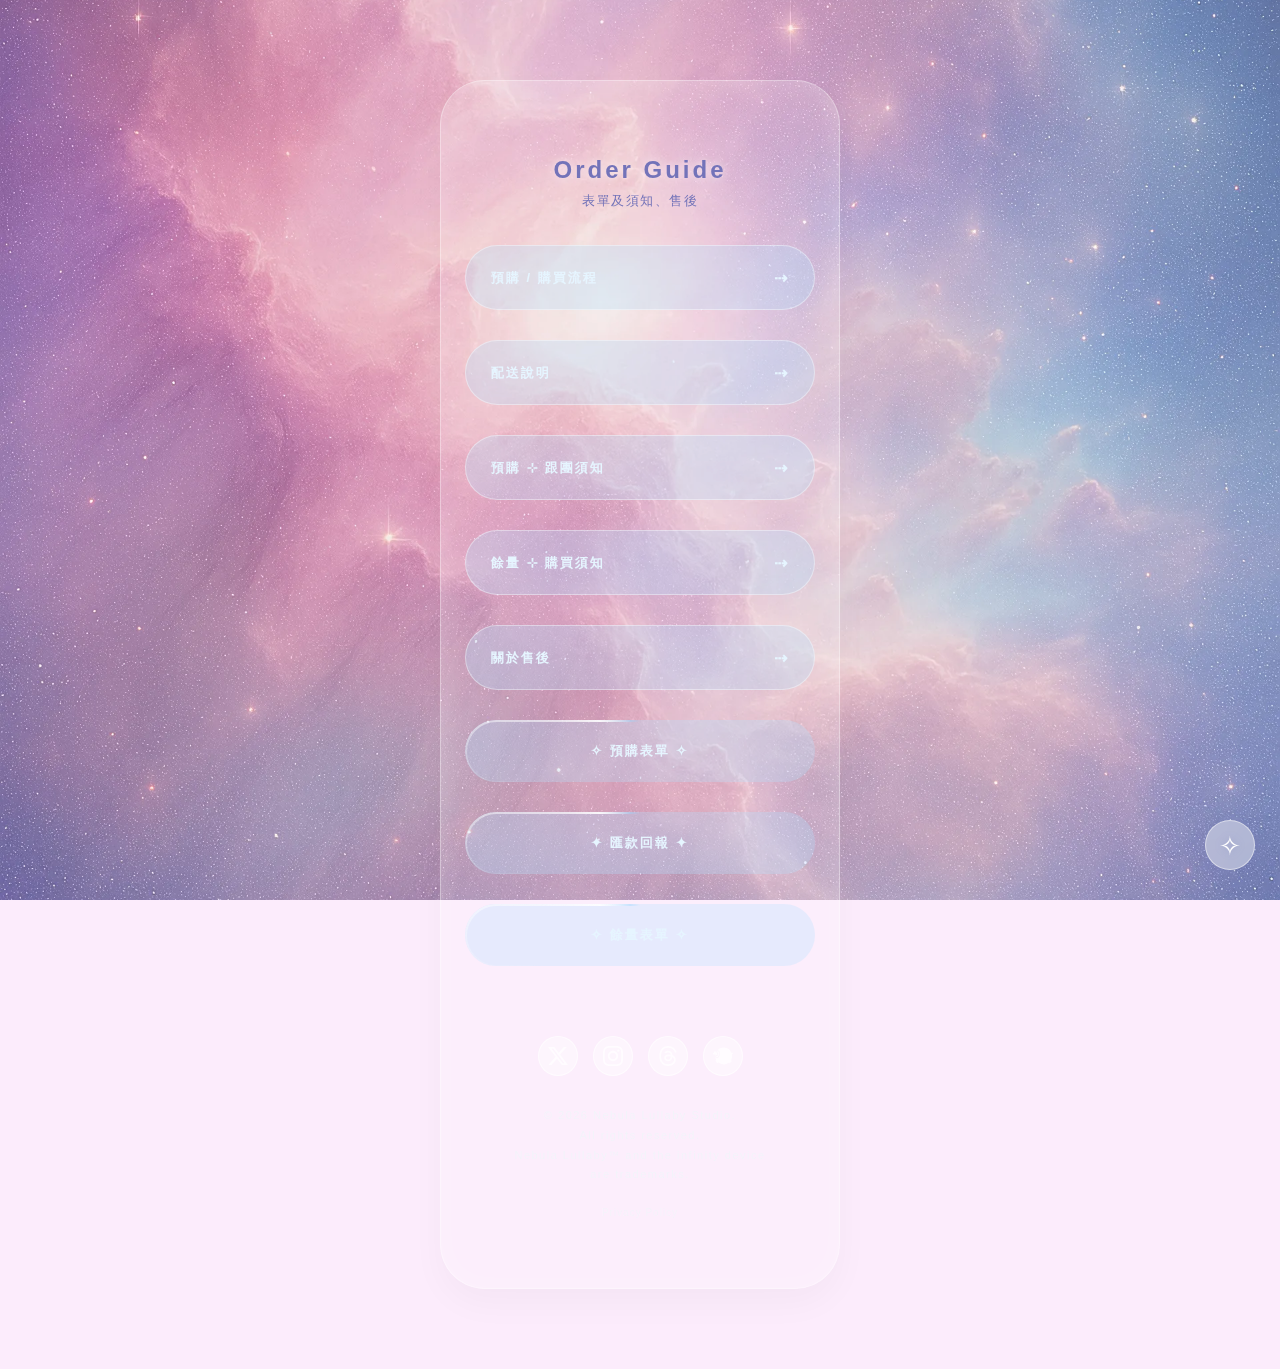
<file: guide.html>
<!DOCTYPE html>
<html class="theme-light" lang="zh-Hant">
<head>
    <meta charset="utf-8">
    <meta name="viewport" content="width=device-width, initial-scale=1">
    <title>Order Guide | Nebula Lullaby Studio ⋆ 星雲搖籃曲</title>
    <link rel="icon" type="image/x-icon" href="images/avatar.png">

        <meta name="description" content="Nebula Lullaby Studio ⋆ 星雲搖籃曲  香港原創棉花娃衣工作室。10cm / 15cm / 20cm娃衣購買指南與預購、餘量連結。">

    <meta name="keywords" content="Nebula Lullaby Studio, 星雲搖籃曲, 香港原創棉花娃衣, 娃衣工作室, 20cm棉花娃衣, 10cm棉花娃衣, 15cm棉花娃衣">

    <link rel="canonical" href="https://nebulalullaby.studio/guide.html">

    <meta property="og:type" content="website">
    <meta property="og:url" content="https://nebulalullaby.studio/guide.html">
    <meta property="og:title" content="Nebula Lullaby Studio ⋆ 星雲搖籃曲 Order Guide">
    <meta property="og:description" content="關於預購及餘量">
    <meta property="og:image" content="https://nebulalullaby.studio/images/og-m.png">

    <meta name="author" content="Nebula Lullaby Studio ⋆ 星雲搖籃曲">

    <!-- Stylesheets -->
    <link rel="stylesheet" href="css/reset.css">
    <link rel="stylesheet" href="css/style.css">
    <link rel="stylesheet" href="css/brands.css">
</head>
<body>
    <div class="container">

        <h1 class="wish-page-h1">Order Guide</h1>
        <p style="margin-bottom: 35px; color: #7373B9;">表單及須知、售後</p>

        <!-- Q&A 摺疊區塊 -->
        <div class="guide-sections">
            
            <!-- 問題 1 -->
            <div class="year-section">
                <button class="year-toggle" onclick="toggleYear('guide1')">
                    <span>預購 / 購買流程</span>
                    <span class="arrow" style="transform: rotate(-90deg);">⇣</span>
                </button>
                <div id="guide1" class="year-content hidden">
                    <div class="guide-text">
                        預購：<br>
                        1. 於預購期間填寫預購表單。<br>
                        2. 收到預購匯款通知郵件後，於匯款期限內完成匯款，並填寫匯款回報表單。<br>
                        3. 收到二補匯款通知郵件後，於匯款期限內完成匯款，並填寫匯款回報表單。<br>
                        4. 等侯配送。<br>
<br>
                        　　　☾⋆. ɴᴇʙᴜʟᴀ ʟᴜʟʟᴀʙʏ ꜱᴛᴜᴅɪᴏ .⭑<br>
<br>
                        購買：<br>
                        1. 填寫餘量表單。<br>
                        2. 收到購買確認郵件後，於匯款期限內完成匯款，並填寫匯款回報表單。<br>
                        3. 等侯配送。
                    </div>
                </div>
            </div>

            <!-- 問題 2 -->
            <div class="year-section">
                <button class="year-toggle" onclick="toggleYear('guide2')">
                    <span>配送說明</span>
                    <span class="arrow" style="transform: rotate(-90deg);">⇣</span>
                </button>
                <div id="guide2" class="year-content hidden">
                    <div class="guide-text">
                        商品會以順豐到付配送，不提供面交、自取、平郵。<br>
                        如需其他配送方式，可於填表時備註，注意並非一定能配合。<br>
                        順豐配送方式及收費請自行至順豐官網查閱。<br>
                        預購視工期而定；餘量將於 3-5 個工作天內發出。
                    </div>
                </div>
            </div>

            <!-- 問題 3 -->
            <div class="year-section">
                <button class="year-toggle" onclick="toggleYear('guide3')">
                    <span>預購 ⊹ 跟團須知</span>
                    <span class="arrow" style="transform: rotate(-90deg);">⇣</span>
                </button>
                <div id="guide3" class="year-content hidden">
                    <div class="guide-text">
                        ⊹ 跟團等於預購。<br>
                        ⊹ 預購表單為正式開團的表單，填表即代表已詳閱並同意【跟團須知】 & 【關於售後】，等同確定跟團。<br>
                        ⊹ 從製作大貨到包裝出貨，最少需時 5 個月。如遇廠方特殊情況製作可能會延期，請考慮可接受再填表。<br>
                        ⊹ 會跟進更新大貨工期與進度，有進度記錄表可供追蹤 / 進度群可自由參與。恕不逐一通知。<br>
                        ⊹ 成團後會通知匯款。<br>
                        ⊹ 預購匯款需先付商品本體全款金額，廠方出貨後，會通知全團攤分工廠到港運費（二補）。<br>
                        ⊹ 二補不含香港本地配送費用。<br>
                        ⊹ 除非意外流團否則無法退款。<br>
                        ⊹ 不接受棄單、不代為轉單，否則作黑名單公佈。請謹慎填表。<br>
                        ⊹ 如二補後閣下填表所留的聯絡方式均無法聯絡閣下，商品會從聯絡當天起保留 7 天，7 天後每天收取 $10HKD 行政費再次保留到達 7 天仍無主動聯絡，商品掉落餘量並且不會退款。<br>
<br>
                        　　　☾⋆. ɴᴇʙᴜʟᴀ ʟᴜʟʟᴀʙʏ ꜱᴛᴜᴅɪᴏ .⭑<br>
<br>
                        ⊹ 只接受成年人購買。<br>
                        ⊹ 請由填表本人匯款，禁止他人代付。<br>
                        ⊹ 不接受支票及信用卡。<br>
                        ⊹ 匯款期限內未匯款，作黑名單公佈。<br>
                        ⊹ 商品會以順豐到付配送，不提供面交、自取、平郵。如需其他配送方式，可於填表時備註，注意並非一定能配合。順豐配送方式及收費請自行至順豐官網查閱。<br>
                        ⊹ 商品匯款通知 / 二補通知 / 商品配送通知，將會寄信至填表時使用的電郵。如於公告已電郵通知後仍未收到電郵，請檢查電郵的垃圾信件匣。<br>
                        ⊹ 跟團名單 / 匯款確認 / 配送狀態，會在進度記錄表更新。如兩天內仍無閣下的更新或發現問題，請盡快IG DM聯絡。<br>
                        ⊹ Nebula Lullaby Studio保留接受訂單與否、修改條款及取消交易之最終權利。如有任何爭議，將以我方之紀錄及最終解釋為準。
                    </div>
                </div>
            </div>

            <!-- 問題 4 -->
            <div class="year-section">
                <button class="year-toggle" onclick="toggleYear('guide4')">
                    <span>餘量 ⊹ 購買須知</span>
                    <span class="arrow" style="transform: rotate(-90deg);">⇣</span>
                </button>
                <div id="guide4" class="year-content hidden">
                    <div class="guide-text">
                        ⊹ 餘量等於現貨。<br>
                        ⊹ 餘量表單為購買表單，填表即代表已詳閱並同意【購買須知】 & 【關於售後】，等同確定購買。<br>
                        ⊹ 填表後會通知匯款。<br>
                        ⊹ 商品金額不含香港本地配送費用。<br>
                        ⊹ 不接受棄單、退款，否則作黑名單公佈。請謹慎填表。<br>
<br>
                        　　　☾⋆. ɴᴇʙᴜʟᴀ ʟᴜʟʟᴀʙʏ ꜱᴛᴜᴅɪᴏ .⭑<br>
<br>
                        ⊹ 只接受成年人購買。<br>
                        ⊹ 請由填表本人匯款，禁止他人代付。<br>
                        ⊹ 不接受支票及信用卡。<br>
                        ⊹ 匯款期限內未匯款，作黑名單公佈。<br>
                        ⊹ 商品會以順豐到付配送，不提供面交、自取、平郵。如需其他配送方式，可於填表時備註，注意並非一定能配合。順豐配送方式及收費請自行至順豐官網查閱。<br>
                        ⊹ 商品匯款通知 / 商品配送通知，將會寄信至填表時使用的電郵。如於公告已電郵通知後仍未收到電郵，請檢查電郵的垃圾信件匣。<br>
                        ⊹ Nebula Lullaby Studio保留接受訂單與否、修改條款及取消交易之最終權利。如有任何爭議，將以我方之紀錄及最終解釋為準。
                    </div>
                </div>
            </div>

            <!-- 問題 5 -->
            <div class="year-section">
                <button class="year-toggle" onclick="toggleYear('guide5')">
                    <span>關於售後</span>
                    <span class="arrow" style="transform: rotate(-90deg);">⇣</span>
                </button>
                <div id="guide5" class="year-content hidden">
                    <div class="guide-text">
                        出貨前會檢查是否存在明顯瑕疵、缺件。<br>
                        由於只接受簽收後 5 天內，提供完整開箱 / 拆封影片要求售後，為保障權益謹請錄影。<br>
<br>
                        售後影片要求如下：<br>
                        ⊹ 影片畫質清晰無剪接<br>
                        ⊹ 從完整配送包裝開始錄影<br>
                        ⊹ 拆封前需先展示包裝完整無損<br>
                        ⊹ 一切拆封檢查均不可離開畫面<br>
                        ⊹ 在影片中指出瑕疵 / 缺件問題<br>
<br>
                        如經判定為瑕疵，只能有限度退換，不作退款。<br>
                        瑕疵合理性由Nebula Lullaby Studio與工廠方判定。<br>
                        無影片證明、影片有取巧等可疑，我方有權拒絕售後。<br>
<br>
                        非瑕疵情況：<br>
                        娃衣為半人工製作，出現誤差、線頭、灰塵、殘膠、可清潔污漬、不合娃體體型、左右裝飾不對稱、雷射切割留下的黃色/燒焦痕跡、縫線輕微歪斜、服裝上的裝飾位置與樣品照有些許差距、縫線鬆弛、針孔拉大等，無法進行售後服務。
組裝裝飾品的黏膠、縫線掉落、扣子掉落時無法視為瑕疵。
                    </div>
                </div>
            </div>

                 <a class="button special-btn" href="XXXX.html" target="_blank" rel="noopener" role="button">✧ 預購表單 ✧</a>
                 <a class="button special-btn" href="XXXX.html" target="_blank" rel="noopener" role="button">✦ 匯款回報 ✦</a>
                 <a class="button special-btn" target="_blank" rel="noopener" role="button">✧ 餘量表單 ✧</a>
            
        </div>

<footer class="footer">
    <!-- 社交媒體小圓按鈕區 -->
    <div class="social-icons-row">
        <a href="X" class="social-circle" target="_blank" rel="noopener noreferrer"><img class="social-icon-img" src="images/icons/x.svg" alt="X Logo"></a>
        <a href="Instagram" class="social-circle" target="_blank" rel="noopener noreferrer"><img class="social-icon-img" src="images/icons/instagram.svg" alt="Instagram Logo"></a>
        <a href="Threads" class="social-circle" target="_blank" rel="noopener noreferrer"><img class="social-icon-img" src="images/icons/threads.svg" alt="Threads Logo"></a>
        <a href="Plurk" class="social-circle" target="_blank" rel="noopener noreferrer"><img class="social-icon-img" src="images/icons/plurk.svg" alt="Plurk Logo"></a>
      <!-- 如果還有其他社群可以繼續加 -->
    </div>
    
    <p class="copyright" style="line-height: 1.8;">
        © 2026 Nebula Lullaby Studio.<br>All rights reserved.<br>
        Nebula Lullaby&trade; and the infinity device<br>are trademarks.
    </p>
    <br><a href="privacy.html" class="privacy-link">Privacy Policy</a>
</footer>
    </div>

    <!-- 延用 Collection 的 JavaScript 邏輯 -->
    <script>
    function toggleYear(id) {
        const content = document.getElementById(id);
        const btn = event.currentTarget;
        const arrow = btn.querySelector('.arrow');
        
        content.classList.toggle('hidden');
        btn.classList.toggle('active-year');
        
        if (content.classList.contains('hidden')) {
            arrow.style.transform = 'rotate(-90deg)';
        } else {
            arrow.style.transform = 'rotate(0deg)';
        }
    }
    </script>

    <!-- 1. 懸浮選單按鈕 -->
<div class="fab-wrapper">
    <!-- 平時只顯示一個星雲符號 -->
    <button class="fab-main" onclick="toggleFab()">
        <span class="fab-icon">✧</span>
    </button>
    
    <!-- 展開後的菜單 -->
    <div class="fab-menu" id="fabMenu">
        <a href="index.html" class="fab-item">Home</a>
        <a href="guide.html" class="fab-item">Order Guide</a>
        <a href="collection.html" class="fab-item">The Archive</a>
        <a href="wish.html" class="fab-item">Make a Wish</a>
    </div>
</div>

<script>
    // 雖然這頁沒有 toggleYear，但我們要這段來讓選單彈出來
    function toggleFab() {
        const menu = document.getElementById('fabMenu');
        menu.classList.toggle('show');
        
        // 讓主按鈕點擊時旋轉一下 (變換為 × 的感覺)
        const mainBtn = document.querySelector('.fab-main');
        if(menu.classList.contains('show')) {
            mainBtn.style.transform = 'rotate(45deg) scale(1.1)';
        } else {
            mainBtn.style.transform = 'rotate(0) scale(1)';
        }
    }
</script>
    
</body>
</html>
</file>
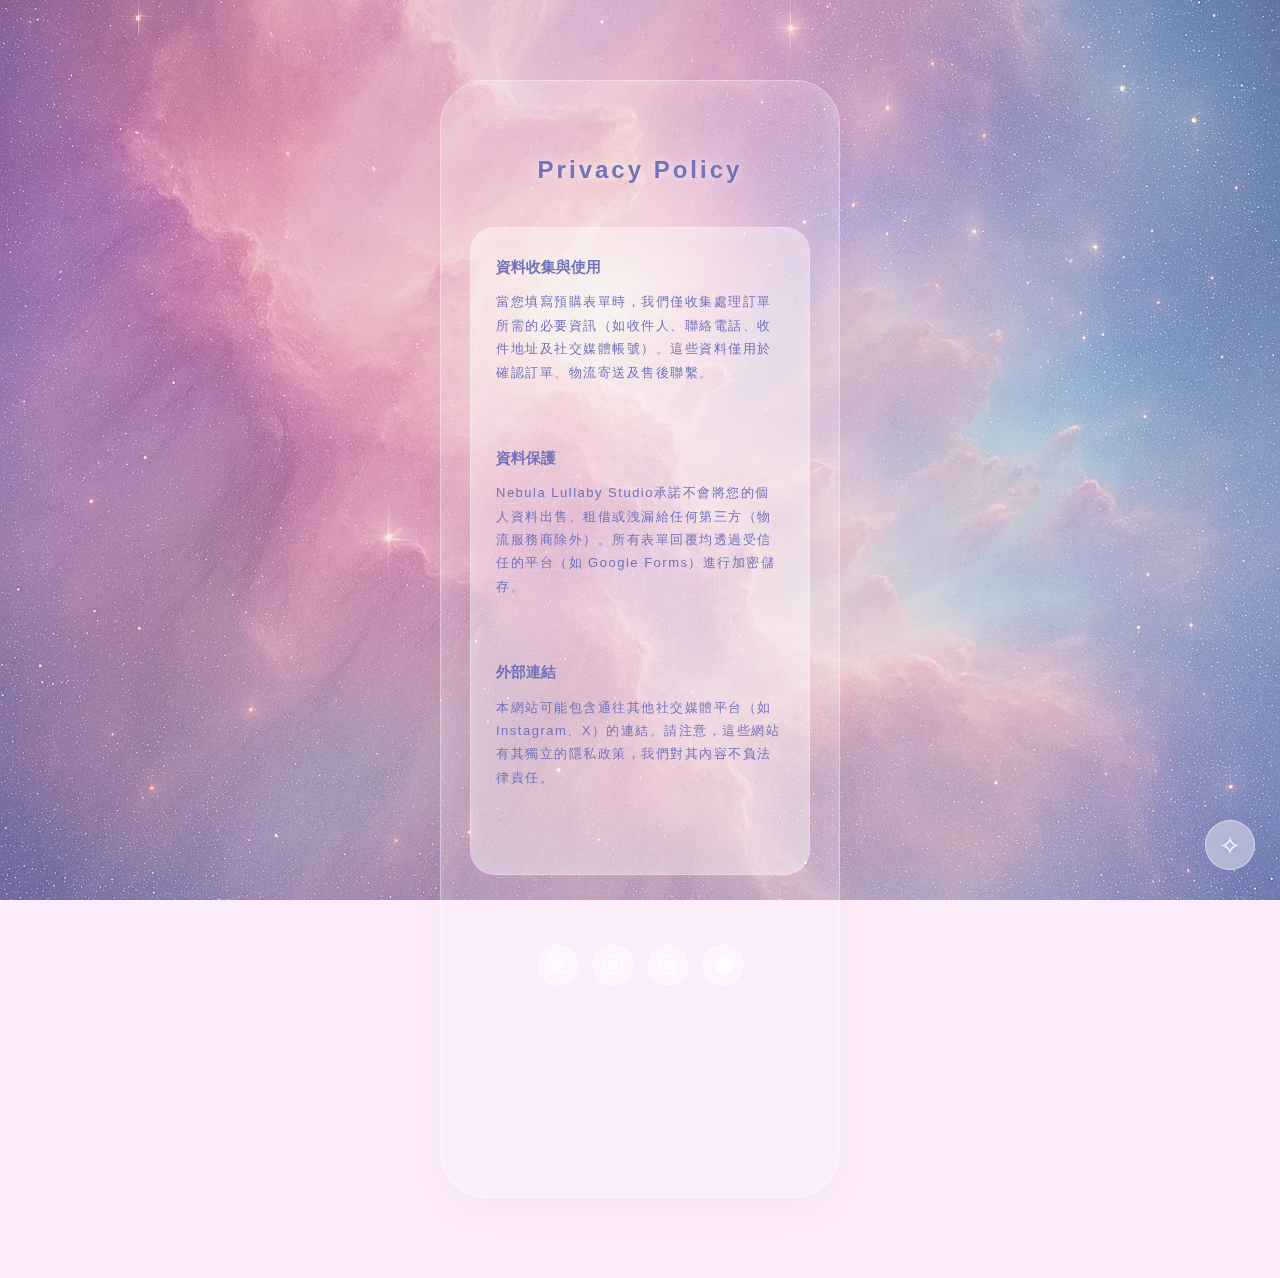
<file: privacy.html>
<!DOCTYPE html>
<html class="theme-light" lang="zh-Hant">

<head>
    <meta charset="utf-8">
    <meta name="viewport" content="width=device-width, initial-scale=1">
    <title>Privacy Policy | Nebula Lullaby Studio ∞ 星雲搖籃曲</title>
    <link rel="icon" type="image/x-icon" href="/images/avatar.png">

    <meta name="robots" content="noindex">

    <!-- Stylesheets --> 
    <link rel="stylesheet" href="css/reset.css">
    <link rel="stylesheet" href="css/style.css">
    <link rel="stylesheet" href="css/brands.css">

</head>

<body>
    <!-- 使用與首頁相同的玻璃板子架構 -->
    <div class="container">

        <h1 style="font-size: 22px; margin-bottom: 30px;">Privacy Policy</h1>
                <p style="margin-bottom: 40px;"> </p>

        <!-- 針對工作室簡化的專業內容 -->
        <div class="guide-text">
            <section style="margin-bottom: 25px;">
              <h3 style="color: #7373B9; margin-bottom: 10px;">資料收集與使用</h3>
              <p>當您填寫預購表單時，我們僅收集處理訂單所需的必要資訊（如收件人、聯絡電話、收件地址及社交媒體帳號）。這些資料僅用於確認訂單、物流寄送及售後聯繫。</p>
            </section>

            <section style="margin-bottom: 25px;">
              <h3 style="color: #7373B9; margin-bottom: 10px;">資料保護</h3>
              <p>Nebula Lullaby Studio承諾不會將您的個人資料出售、租借或洩漏給任何第三方（物流服務商除外）。所有表單回覆均透過受信任的平台（如 Google Forms）進行加密儲存。</p>
            </section>

            <section style="margin-bottom: 25px;">
              <h3 style="color: #7373B9; margin-bottom: 10px;">外部連結</h3>
              <p>本網站可能包含通往其他社交媒體平台（如 Instagram、X）的連結。請注意，這些網站有其獨立的隱私政策，我們對其內容不負法律責任。</p>
            </section>
        </div>

        <!-- 底部版權 -->
<footer class="footer">
    <!-- 社交媒體小圓按鈕區 -->
    <div class="social-icons-row">
        <a href="X" class="social-circle" target="_blank" rel="noopener noreferrer"><img class="social-icon-img" src="images/icons/x.svg" alt="X Logo"></a>
        <a href="Instagram" class="social-circle" target="_blank" rel="noopener noreferrer"><img class="social-icon-img" src="images/icons/instagram.svg" alt="Instagram Logo"></a>
        <a href="Threads" class="social-circle" target="_blank" rel="noopener noreferrer"><img class="social-icon-img" src="images/icons/threads.svg" alt="Threads Logo"></a>
        <a href="Plurk" class="social-circle" target="_blank" rel="noopener noreferrer"><img class="social-icon-img" src="images/icons/plurk.svg" alt="Plurk Logo"></a>
      <!-- 如果還有其他社群可以繼續加 -->
    </div>
    
    <p class="copyright" style="line-height: 1.8;">
        © 2026 Nebula Lullaby Studio.<br>All rights reserved.<br>
        Nebula Lullaby&trade; and the infinity device<br>are trademarks.
    </p>
    <br><a href="privacy.html" class="privacy-link">Privacy Policy</a>
</footer>
        
    </div>

    <!-- 1. 懸浮選單按鈕 -->
<div class="fab-wrapper">
    <!-- 平時只顯示一個星雲符號 -->
    <button class="fab-main" onclick="toggleFab()">
        <span class="fab-icon">✧</span>
    </button>
    
    <!-- 展開後的菜單 -->
    <div class="fab-menu" id="fabMenu">
        <a href="index.html" class="fab-item">Home</a>
        <a href="guide.html" class="fab-item">Order Guide</a>
        <a href="collection.html" class="fab-item">The Archive</a>
        <a href="wish.html" class="fab-item">Make a Wish</a>
    </div>
</div>

<script>
    // 雖然這頁沒有 toggleYear，但我們要這段來讓選單彈出來
    function toggleFab() {
        const menu = document.getElementById('fabMenu');
        menu.classList.toggle('show');
        
        // 讓主按鈕點擊時旋轉一下 (變換為 × 的感覺)
        const mainBtn = document.querySelector('.fab-main');
        if(menu.classList.contains('show')) {
            mainBtn.style.transform = 'rotate(45deg) scale(1.1)';
        } else {
            mainBtn.style.transform = 'rotate(0) scale(1)';
        }
    }
</script>
    
</body>
</html>
</file>
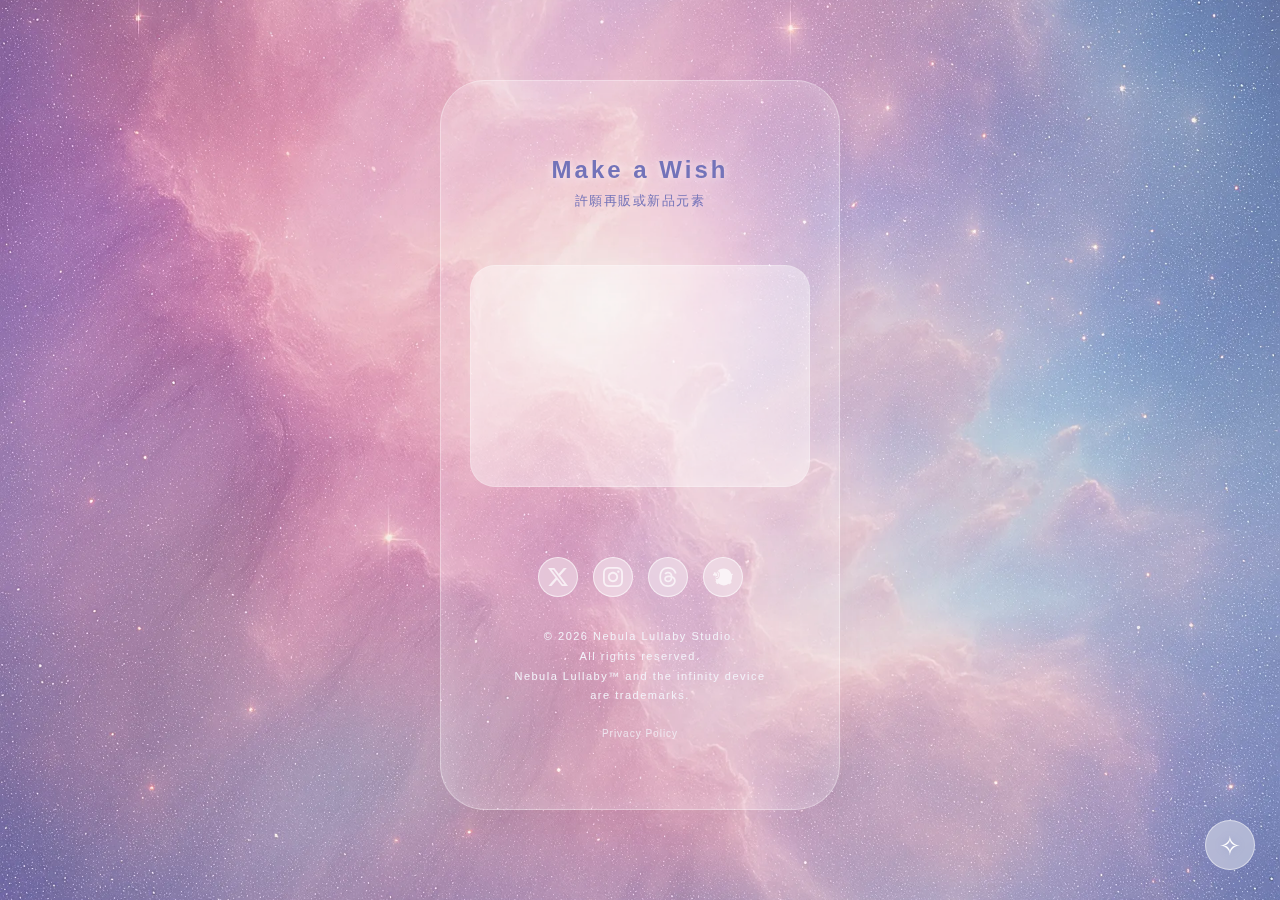
<file: wish.html>
<!DOCTYPE html>
<html class="theme-light" lang="zh-Hant">
<head>
    <meta charset="utf-8">
    <meta name="viewport" content="width=device-width, initial-scale=1">
    <title>Make a Wish | Nebula Lullaby Studio ⋆ 星雲搖籃曲</title>
    <link rel="icon" type="image/x-icon" href="images/avatar.png">

    <!-- <meta name="description" content="Nebula Lullaby Studio ⋆ 星雲搖籃曲 香港原創棉花娃衣工作室。許願過去娃衣再販或新品元素。"> -->

    <!-- <meta name="keywords" content="Nebula Lullaby Studio, 星雲搖籃曲, 香港原創棉花娃衣, 娃衣工作室, 20cm棉花娃衣, 10cm棉花娃衣, 15cm棉花娃衣"> -->

    <meta name="robots" content="noindex, nofollow">

    <link rel="canonical" href="https://nebulalullaby.studio/wish.html">

    <meta property="og:type" content="website">
    <meta property="og:url" content="https://nebulalullaby.studio/wish.html">
    <meta property="og:title" content="Nebula Lullaby Studio ⋆ 星雲搖籃曲 Make a Wish">
    <meta property="og:description" content="許願娃衣再販或新品元素">
    <meta property="og:image" content="https://nebulalullaby.studio/images/og-m.png">

    <meta name="author" content="Nebula Lullaby Studio ⋆ 星雲搖籃曲">

    <!-- Stylesheets -->
    <link rel="stylesheet" href="css/reset.css">
    <link rel="stylesheet" href="css/style.css">
    <link rel="stylesheet" href="css/brands.css">
</head>
<body>
    <div class="container">

        <h1 style="font-size: 24px; margin-bottom: 10px; color: #7373B9;">Make a Wish</h1>
        <p style="margin-bottom: 35px; color: #7373B9;">許願再販或新品元素</p>

        <!-- Google Form 嵌入區 (妳之後把連結貼在這裡) -->
        <div class="guide-text" style="margin-top: 20px; padding: 10px !important;">
        <iframe data-tally-src="https://tally.so/embed/682deo?alignLeft=1&hideTitle=1&transparentBackground=1&dynamicHeight=1" loading="lazy" width="100%" height="200" frameborder="0" marginheight="0" marginwidth="0" title="☾⋆. Make a Wish .⭑"></iframe>
        <script>var d=document,w="https://tally.so/widgets/embed.js",v=function(){"undefined"!=typeof Tally?Tally.loadEmbeds():d.querySelectorAll("iframe[data-tally-src]:not([src])").forEach((function(e){e.src=e.dataset.tallySrc}))};if("undefined"!=typeof Tally)v();else if(d.querySelector('script[src="'+w+'"]')==null){var s=d.createElement("script");s.src=w,s.onload=v,s.onerror=v,d.body.appendChild(s);}</script>
        </div>

<footer class="footer">
    <!-- 社交媒體小圓按鈕區 -->
    <div class="social-icons-row">
        <a href="X" class="social-circle" target="_blank" rel="noopener noreferrer"><img class="social-icon-img" src="images/icons/x.svg" alt="X Logo"></a>
        <a href="Instagram" class="social-circle" target="_blank" rel="noopener noreferrer"><img class="social-icon-img" src="images/icons/instagram.svg" alt="Instagram Logo"></a>
        <a href="Threads" class="social-circle" target="_blank" rel="noopener noreferrer"><img class="social-icon-img" src="images/icons/threads.svg" alt="Threads Logo"></a>
        <a href="Plurk" class="social-circle" target="_blank" rel="noopener noreferrer"><img class="social-icon-img" src="images/icons/plurk.svg" alt="Plurk Logo"></a>
      <!-- 如果還有其他社群可以繼續加 -->
    </div>
    
    <p class="copyright" style="line-height: 1.8;">
        © 2026 Nebula Lullaby Studio.<br>All rights reserved.<br>
        Nebula Lullaby&trade; and the infinity device<br>are trademarks.
    </p>
    <br><a href="privacy.html" class="privacy-link">Privacy Policy</a>
</footer>
    </div>

    <!-- 1. 懸浮選單按鈕 -->
<div class="fab-wrapper">
    <!-- 平時只顯示一個星雲符號 -->
    <button class="fab-main" onclick="toggleFab()">
        <span class="fab-icon">✧</span>
    </button>
    
    <!-- 展開後的菜單 -->
    <div class="fab-menu" id="fabMenu">
        <a href="index.html" class="fab-item">Home</a>
        <a href="guide.html" class="fab-item">Order Guide</a>
        <a href="collection.html" class="fab-item">The Archive</a>
        <a href="wish.html" class="fab-item">Make a Wish</a>
    </div>
</div>

<script>
    // 雖然這頁沒有 toggleYear，但我們要這段來讓選單彈出來
    function toggleFab() {
        const menu = document.getElementById('fabMenu');
        menu.classList.toggle('show');
        
        // 讓主按鈕點擊時旋轉一下 (變換為 × 的感覺)
        const mainBtn = document.querySelector('.fab-main');
        if(menu.classList.contains('show')) {
            mainBtn.style.transform = 'rotate(45deg) scale(1.1)';
        } else {
            mainBtn.style.transform = 'rotate(0) scale(1)';
        }
    }
</script>
    
</body>
</html>
</file>
<file: css/style.css>
/* 1. 背景設定：回歸最穩定的 fixed 模式 */
body {
  margin: 0;
  font-family: 'Helvetica Neue', Arial, sans-serif;
  background-color: #fcecfc;
  min-height: 100vh;
  display: flex;
  justify-content: center;
  align-items: flex-start; /* 核心：改為從頂部開始排，不要垂直置中 */
  padding: 80px 0 !important; /* 這裡的 80px 就決定了板子離頂部的高度 */
}

body::before {
    content: "";
    position: fixed; /* 強制在螢幕固定 */
    top: 0;
    left: 0;
    width: 100%;
    height: 100%;
    /* 這裡放背景圖 */
    background: url('../images/background.webp') no-repeat center center;
    background-size: cover;
    z-index: -1; /* 確保它在所有東西的下面 */
    
    /* 針對 iOS 渲染優化 */
    -webkit-transform: translateZ(0);
    transform: translateZ(0);
}

/* 2. 背景板：採用之前成功的「無模糊純透視」方案 */
.container {
  width: 92%;
  max-width: 400px;
  /* 鎖定最小高度，建議設高一點點（如 650px） */
  min-height: 650px !important;
  padding: 50px 24px;
  
  /* 關鍵：不使用 blur，改用極透的 0.12 白色，確保 Safari 內外一致 */
  background: rgba(255, 255, 255, 0.12) !important;
  
  /* 移除模糊，避免 Safari 產生色差 */
  backdrop-filter: none !important;
  -webkit-backdrop-filter: none !important;
  
  /* 強化邊框與內部柔光來模擬玻璃質感 */
  border: 1.5px solid rgba(255, 255, 255, 0.4) !important;
  border-radius: 45px;
  
  /* 增加內部發光 (inset) 讓透明板子有厚度感 */
  box-shadow: inset 0 0 25px rgba(255, 255, 255, 0.2), 
              0 15px 35px rgba(0, 0, 0, 0.03) !important;

  /* 讓內部的內容有自發的推力 */
  display: flex;
  flex-direction: column;
  justify-content: flex-start; 
  box-sizing: border-box;

  /* 確保 margin 不會因為 flex 居中而變動 */
  margin: 0 auto !important;
}

.avatar {
  /* 1. 調整寬度，大圖示建議設在 120px - 180px 之間 */
  width: 150px !important; 
  height: auto !important; /* 讓高度自動比例縮放，不會變形 */
  
  /* 2. 移除強制圓形（如果 Logo 是不規則或長方形） */
  border-radius: 0 !important; 
  
  /* 3. 移除原本的白色邊框 */
  border: none !important;
  
  /* 4. 確保圖示居中 */
  display: block;
  margin: 0 auto 30px auto; 
  
  /* 5. 加入一點點懸浮的陰影感，呼應玻璃風格 */
  filter: drop-shadow(0 5px 15px rgba(255, 255, 255, 0.3));
  
  /* 6. 呼吸動畫 (選用)：讓 Logo 輕微上下漂浮 */
  /* animation: float 4s ease-in-out infinite; */

  margin-bottom: 40px !important; /* 加大間距，讓排版不擁擠 */
}

/* 漂浮動畫代碼 */
/* @keyframes float {
  0% { transform: translateY(0px); }
  50% { transform: translateY(-10px); }
  100% { transform: translateY(0px); }
} */

/* 3. 標題：深紫色 + 呼吸感 */
h1 {
  font-size: 24px !important;
  font-weight: 600 !important;
  color: #7373B9 !important; 
  letter-spacing: 3px !important;
  margin-top: 25px !important;
  margin-bottom: 8px !important;
  text-shadow: 0 0 10px rgba(255, 255, 255, 0.8);
  text-align: center;
}

p {
  font-size: 13px !important;
  color: #7373B9 !important;
  letter-spacing: 1.5px !important;
  margin-bottom: 35px !important;
  text-align: center;
}

/* 4. 按鈕：維持膠囊形狀與配色 */
.button {
  display: flex !important;
  align-items: center;
  justify-content: center;
  width: 100% !important;
  padding: 22px 20px !important; 
  margin-bottom: 30px !important;
  border-radius: 60px !important; 
  text-align: center !important;
  text-decoration: none !important;
  font-size: 13px !important;
  letter-spacing: 2px !important;
  font-weight: 600 !important;
  color: #e6f5ff !important;
  
  /* 平時：Blue */
  background: rgba(180, 225, 255, 0.3) !important; 
  border: 1.5px solid rgba(255, 255, 255, 0.4) !important;
  transition: all 0.4s cubic-bezier(0.23, 1, 0.32, 1);
}

/* 5. 反白效果：Baby 浮起 */
.button:hover {
  filter: none !important;
  text-decoration: none !important;
  background: rgba(153, 214, 255, 0.4) !important; 
  color: #ffffff !important;
  transform: translateY(-5px) !important;
  box-shadow: 0 12px 25px rgba(180, 225, 255, 0.3) !important;
}

/* 表單專屬 */
/* 1. 定義流光按鈕基礎樣式 */
/* 1. 基礎按鈕容器 */
.special-btn {
    position: relative;
    padding: 12px 35px;
    background: rgba(180, 225, 255, 0.3) !important;
    color: #e6f5ff !important;
    border: none !important;
    border-radius: 60px !important;
    overflow: visible; /* 讓光暈可以透出來 */
    z-index: 1;
}

/* 2. 這是流動的白光線條 */
.special-btn::before {
    content: "";
    position: absolute;
    inset: 0;
    padding: 1.5px; /* 這是邊框的粗細 */
    border-radius: 60px; 
    
    /* 核心魔法：利用 conic-gradient 做出一段「白光束」 */
    background: conic-gradient(
        from var(--angle),
        transparent 70%,
        rgba(255, 255, 255, 0.9) 85%, /* 這是流星的頭 */
        rgba(153, 214, 255, 0.4) 95%, /* 這是流星的尾巴 */
        transparent
    );
    
    /* 遮罩：只顯示邊框部分，把中間挖空 */
    -webkit-mask: 
        linear-gradient(#fff 0 0) content-box, 
        linear-gradient(#fff 0 0);
    -webkit-mask-composite: xor;
    mask-composite: exclude;
    
    animation: rotate-angle 3s linear infinite;
}

/* 3. 定義旋轉角度變數 */
@property --angle {
  syntax: '<angle>';
  initial-value: 0deg;
  inherits: false;
}

@keyframes rotate-angle {
  to { --angle: 360deg; }
}

/* 4. 滑鼠移上去時，流光變亮且加速 */
.special-btn:hover::before {
    animation-duration: 1.5s;
    filter: drop-shadow(0 0 5px rgba(255, 255, 255, 0.8));
}

/* 社交媒體橫排小圓區 */
.social-icons-row {
    display: flex;
    justify-content: center;
    gap: 15px; /* 小圓圈之間的距離 */
    margin-bottom: 30px; /* 與下方版權字體的距離 */
}

/* 1. 社交媒體小圓圈：平時狀態 */
.social-circle {
    width: 40px;
    height: 40px;
    display: flex;
    align-items: center;
    justify-content: center;
    border-radius: 50% !important;
    
    /* 妳要求的：背景白色，透明度 0.4 */
    background: rgba(255, 255, 255, 0.4) !important;
    
    /* 強化白色邊框，確保在星雲中能勾勒出圓形輪廓 */
    border: 1.5px solid rgba(255, 255, 255, 0.6) !important;
    
    text-decoration: none;
    backdrop-filter: blur(10px);
    transition: all 0.3s ease;
}

/* 2. 小圓圈內的圖標：平時狀態 */
.social-icon-img {
    width: 20px !important;
    height: 20px !important;
    object-fit: contain !important;
    display: block !important;
    margin: auto !important;

    /* 妳要求的：圖標是白色 (透過亮度濾鏡強制變白) */
    /* 平時稍微半透明 (0.7)，增加高級感 */
    filter: brightness(0) invert(1) opacity(0.7) !important;
    
    transition: all 0.3s ease;
}

/* 3. 社交媒體小圓圈：反白狀態 */
.social-circle:hover {
    /* 妳要求的：背景白色，透明度 0.8 */
    background: rgba(255, 255, 255, 0.8) !important;
    
    transform: translateY(-3px);
    box-shadow: 0 8px 20px rgba(255, 255, 255, 0.2);
    border: 1.5px solid rgba(255, 255, 255, 1) !important;
}

/* 4. 小圓圈內的圖標：反白狀態 */
.social-circle:hover .social-icon-img {
    /* 反白時圖標變全白 (1.0)，讓它更亮眼 */
    filter: brightness(0) invert(1) opacity(1) !important;
    transform: scale(1.1);
}

/* 確保原本的預購按鈕不受影響 */
.special-btn {
    /* 這裡維持你之前的設定，它會保持長條膠囊狀 */
}

/* 返回首頁小圓鈕專屬 */
.back-home-btn {
    /* 繼承 social-circle 的所有冰晶效果 */
    display: inline-flex !important; /* 確保它不會像社群按鈕那樣居中 */
    color: #ffffff !important; /* 使用妳最愛的薰衣草紫色 */
}

.back-home-btn:hover {
    background: rgba(255, 255, 255, 0.8) !important; /* 碰觸時變成妳要的水藍色 */
    color: #ffffff !important;
}

/* 頁尾高級感美化 */
.footer {
    margin-top: auto !important; /* 核心：自動推到最下面，不管上面有沒有收合 */
    padding-top: 40px; /* 與上方內容保持最小安全距離 */
    padding-bottom: 20px;
    text-align: center;
    display: flex;
    flex-direction: column; /* 強制分行 */
    align-items: center;
    gap: 0px; /* 控制兩行字之間的距離，將這個數值改小，兩行就會靠得更近 */
}

.copyright {
    margin-bottom: 1px !important;
    font-size: 11px !important;
    color: #F3F3FA !important; /* 您選的高級灰藍 */
    letter-spacing: 1.5px !important;
}

.privacy-link {
    margin-top: 3px !important;
    font-size: 10px !important;
    color: #F3F3FA !important; /* #64748B */
    text-decoration: none !important;
    letter-spacing: 1px;
    opacity: 0.8; /* 稍微半透明，讓它更低調 */
}

.privacy-link:hover {
    color: #4B4453 !important; /* 滑過時變深紫色 */
}

/* Collection 頁面專屬樣式 */
.gallery-grid {
    display: grid;
    grid-template-columns: 1fr 1fr; /* 固定兩列，手機看最舒服 */
    gap: 20px;
    width: 100%;
}

.img-wrapper {
    width: 100%;
    aspect-ratio: 1 / 1; /* 強制圖片成正方形，整齊美觀 */
    overflow: hidden;
    border-radius: 20px;
    border: 1.5px solid rgba(255, 255, 255, 0.4);
    box-shadow: 0 8px 20px rgba(0, 0, 0, 0.05);
}

.gallery-item img {
    width: 100%;
    height: 100%;
    object-fit: cover; /* 圖片自動填充，不變形 */
    transition: transform 0.5s cubic-bezier(0.2, 1, 0.3, 1);
}

.gallery-item:hover img {
    transform: scale(1.1); /* 輕微放大效果 */
}

.gallery-item span {
    display: block;
    font-size: 11px;
    color: #7373B9 !important; /* 同步修改為薰衣草藍紫色 */
    margin-top: 10px;
    letter-spacing: 1px;
    font-weight: 500;
    text-align: center;
}

/* 燈箱背景變暗的濃度調得高級一點 */
.lum-lightbox {
    background: rgba(0, 0, 0, 0.6) !important;
    backdrop-filter: blur(5px); /* 背景順便模糊，超美！ */
}

/* 讓彈出的大圖帶有一點點圓角 */
.lum-img {
    border-radius: 15px !important;
    box-shadow: 0 20px 50px rgba(0,0,0,0.3);
}

/* 1. 年份標題條：平時、點擊、收起全狀態鎖定顏色 */
.year-toggle, 
.year-toggle:focus, 
.year-toggle:active {
    display: flex !important;
    align-items: center;
    justify-content: space-between; /* 讓文字靠左，箭頭靠右 */
    width: 100% !important;
    padding: 22px 25px !important; /* 複製首頁 22px 的厚度 */
    margin-bottom: 30px !important; /* 複製首頁 30px 的間距 */
    border-radius: 60px !important; /* 複製首頁 60px 的極致圓角 */
    
    font-size: 13px !important; /* 複製首頁字體大小 */
    letter-spacing: 2px !important;
    font-weight: 600 !important;
    
    /* 文字顏色：改為妳要的薰衣草紫色 */
    color: #e6f5ff !important; 
    
    /* 平時狀態：Baby Blue 0.4 透明 */
    background: rgba(180, 225, 255, 0.3) !important; 
    border: 1.5px solid rgba(255, 255, 255, 0.4) !important;
    
    cursor: pointer;
    transition: all 0.4s cubic-bezier(0.23, 1, 0.32, 1);
    outline: none !important;
    appearance: none;
    -webkit-appearance: none;
}

/* 當年份被打開時，按鈕呈現水藍色 (0.4) */
.year-toggle.active-year {
    background: rgba(153, 214, 255, 0.4) !important;
    border: 1.5px solid rgba(255, 255, 255, 0.4) !important;
    /* 同時可以讓文字稍微深一點點，增加清晰度 */
    color: #e6f5ff !important; 
  
/* 如果妳希望開啟時文字稍微深一點點增加對比，可以用下面這行： */
    /* color: #ffffff !important; */
}

/* 3. 確保箭頭也跟著文字顏色走 */
.arrow {
    color: inherit; /* 自動跟隨上面設定的紫色 */
    transition: transform 0.3s ease;
}

.year-section {
    /* 原本可能是 25px，我們調大一點 */
    margin-bottom: 13px !important; 
    width: 100%;
}

/* 3. 箭頭修飾：讓箭頭也跟隨顏色 */
.arrow {
    font-size: 16px;
    color: inherit; /* 自動跟隨文字顏色 */
    transition: transform 0.3s ease;
}

/* 控制內容顯示/隱藏的過渡 */
.year-content {
    max-height: 2000px; /* 設定一個夠大的高度 */
    overflow: hidden;
    transition: max-height 0.5s ease-in-out, opacity 0.3s ease;
    opacity: 1;
}

/* 當被隱藏時的狀態 */
.year-content.hidden {
    max-height: 0;
    opacity: 0;
    margin-bottom: 0;
    display: none !important;
}

/* 許願池專屬樣式 */
.wish-form-wrapper {
    width: 100%;
    border-radius: 25px;
    overflow: hidden; /* 確保表單圓角 */
    border: 1.5px solid rgba(255, 255, 255, 0.4);
    background: transparent !important;
    margin-top: 20px;
    /* 這裡可以加一個極淡的發光底，讓表單文字更清晰 */
    filter: drop-shadow(0 0 10px rgba(255, 255, 255, 0.2));
}

.wish-form-wrapper iframe {
    /* 讓嵌入的表單稍微帶點透明度 */
    /* opacity: 0.8; */
}

/* 訂購指南文字內容樣式 */
/* 訂購指南內文：加入白色微透背景框 */
/* 隱私頁面與訂購指南通用的「冰糖墊片」背景框 */
.guide-text {
    padding: 25px !important; /* 隱私頁面建議留白更多，顯得莊重 */
    margin: 0 5px 30px 5px; 
    font-size: 13px;
    line-height: 1.8; 
    color: #7373B9; 
    text-align: left !important; 

    /* 確保內部的段落或是文字塊也靠左 */
    display: flex;
    flex-direction: column;
    align-items: flex-start !important;
    
    /* 核心：白色微透 0.35 背景 */
    background: rgba(255, 255, 255, 0.35) !important; 
    border-radius: 25px; 
    border: 1.5px solid rgba(255, 255, 255, 0.3); 
    
    /* 增加內部發光，增加厚度質感 */
    box-shadow: inset 0 0 20px rgba(255, 255, 255, 0.2);
}

/* 核心修正：強制讓板子裡的所有段落也靠左 */
.guide-text p, 
.guide-text div, 
.guide-text span {
    text-align: left !important;
    width: 100% !important; /* 確保佔滿寬度，字才會貼左 */
    margin-left: 0 !important;
    margin-right: auto !important;
}

/* 1. 讓燈箱背景變為半透明深紫色，並加入模糊感 */
.sl-overlay {
    background: rgba(20, 20, 45, 0.7) !important; /* 深紫色半透明 0.7 */
    backdrop-filter: blur(10px) !important;      /* 磨砂玻璃模糊效果 */
    -webkit-backdrop-filter: blur(10px) !important;
}

/* 2. 讓彈出的大圖帶有圓角與紫色發光陰影 */
.sl-wrapper .sl-image img {
    border-radius: 20px !important;
    box-shadow: 0 0 30px rgba(115, 115, 185, 0.4) !important;
    border: 1.5px solid rgba(255, 255, 255, 0.2) !important;
}

/* 3. 讓關閉按鈕和箭頭也變成薰衣草紫色 */
.sl-wrapper .sl-close, 
.sl-wrapper .sl-navigation button {
    color: #7373B9 !important;
}

/* 4. 修改圖片下方的文字（Caption）樣式 */
.sl-caption {
    background: rgba(255, 255, 255, 0.2) !important;
    backdrop-filter: blur(5px) !important;
    color: #7373B9 !important;
    font-weight: 500 !important;
    padding: 15px !important;
}

/* 隱藏相簿中的細節圖，只留封面 */
.hidden-photo {
    display: none !important;
}

/* 懸浮球外殼 */
.fab-wrapper {
    position: fixed;
    bottom: 30px;
    right: 25px;
    z-index: 9999;
}

/* 主按鈕：磨砂玻璃質感 */
.fab-main {
    width: 50px;
    height: 50px;
    border-radius: 50% !important;
    
    /* 核心置中設定 */
    display: flex !important;
    align-items: center !important;
    justify-content: center !important;
    padding: 0 !important; /* 移除可能的內距干擾 */
    
    background: rgba(255, 255, 255, 0.4) !important;
    backdrop-filter: blur(10px);
    border: 1.5px solid rgba(255, 255, 255, 0.5) !important;
    box-shadow: 0 8px 20px rgba(115, 115, 185, 0.2);
    cursor: pointer;
    transition: all 0.4s cubic-bezier(0.175, 0.885, 0.32, 1.275);
    overflow: hidden; /* 確保內容不溢出 */
}

.fab-main:hover {
    transform: scale(1.1);
    background: rgba(180, 225, 255, 0.5) !important; /* 變水藍色 */
}

.fab-icon {
    font-size: 26px; /* 稍微放大一點點更美 */
    color: #ffffff;
    text-shadow: 0 0 8px rgba(115, 115, 185, 0.4);
    
    /* 🔑 絕招：如果它看起來還是偏上或偏下，手動用這行微調 */
    /* 數值正數往下移，負數往上移 */
    position: relative;
    top: 1px; 
    
    /* 確保沒有多餘的行高干擾 */
    line-height: 1 !important;
    display: inline-block;
}

/* 選單：預設隱藏且縮小 */
.fab-menu {
    position: absolute;
    bottom: 60px;
    right: 0;
    display: flex;
    flex-direction: column;
    gap: 12px;
    opacity: 0;
    visibility: hidden;
    transform: translateY(20px) scale(0.8);
    transition: all 0.4s ease;
}

/* 顯示選單時 */
.fab-menu.show {
    opacity: 1;
    visibility: visible;
    transform: translateY(0) scale(1);
}

/* 選單選項樣式 */
.fab-item {
    background: rgba(255, 255, 255, 0.8) !important;
    color: #7373B9 !important;
    padding: 8px 20px;
    border-radius: 20px;
    font-size: 13px;
    text-decoration: none;
    white-space: nowrap;
    box-shadow: 0 4px 12px rgba(0,0,0,0.05);
    border: 1px solid rgba(255, 255, 255, 0.5);
    transition: all 0.3s;
}

.fab-item:hover {
    background: #e6f5ff !important;
    transform: translateX(-5px);
}

/* --- SimpleLightbox 標題美化：冰糖懸浮圓角卡片 --- */

/* 強制標題框達成與圖片相同的圓角與寬度 */
.sl-wrapper .sl-caption {
    /* 1. 圓角設定：同步你的 .img-wrapper 數值 */
    border-radius: 20px !important; 
    font-size: 13px !important;
    
    /* 4. 移除背景顏色限制，確保圓角不被切掉 */
    background: rgba(255, 255, 255, 0.8) !important; 
    overflow: hidden !important;
    color: #ffffff !important;
}

/* 移除 SimpleLightbox 預設的底部黑條背景 */
.sl-caption.pos-bottom {
    background: transparent !important;
}

/* 1. 將圖片左上角的計數器 (1/2, 2/2) 改為白色 */
.sl-wrapper .sl-counter {
    color: #ffffff !important;      /* 強制變為純白 */
    font-size: 13px !important;     /* 稍微放大一點點，方便閱讀 */
    font-weight: 500 !important;
    top: 30px !important;           /* 離頂部距離 */
    left: 30px !important;          /* 離左側距離 */
    
    /* 加入一點點發光陰影，確保在淺色背景下也能看清 */
    text-shadow: 0 0 10px rgba(115, 115, 185, 0.8), 0 2px 4px rgba(0, 0, 0, 0.2) !important;
    
    /* 可選：如果想要更精緻，可以加一個淡淡的玻璃底座 */
    /* background: rgba(255, 255, 255, 0.1); */
    /* padding: 5px 12px; */
    /* border-radius: 20px; */
}
</file>
<file: css/brands.css>
/*
* LittleLink Button Styles
* https://littlelink.io
* Free to use under the MIT license
* http://www.opensource.org/licenses/mit-license.php
*/

/* Brand Button Base Styles
–––––––––––––––––––––––––––––––––––––––––––––––––– */
/* Only include brand-specific button styling here */
.button,button {
  color:var(--button-text,#000000);
  background-color:var(--button-background,transparent);
	border:var(--button-border,none);
	transition:filter 0.2s ease,transform 0.2s ease;
}

/* Global Button Hover Effect
–––––––––––––––––––––––––––––––––––––––––––––––––– */
.button:hover,button:hover {
	filter:brightness(90%);
	transform:translateY(-1px);
}

/* Button Icons
–––––––––––––––––––––––––––––––––––––––––––––––––– */
.icon {
	filter:var(--icon-filter,none);
}

/* Brand-Specific Styles
–––––––––––––––––––––––––––––––––––––––––––––––––– */

/* Default */
.button.button-default {
	--button-text:#ffffff;
	--button-background:#2457F5;
	--button-border:1px solid #ffffff;
}

/* Amazon */
.button-amazon {
	--button-text:#000000;
	--button-background:#FFFFFF;
	--button-border:1px solid #212121;
}

/* Amazon Music */
.button-amazon-music {
	--button-text:#000000;
	--button-background:#25D1DA;
}

/* Apple App Store */
.button-appstore {
	--button-text:#FFFFFF;
	--button-background:#000000;
	--button-border:1px solid #FFFFFF;
}

/* Apple Invites */
.button-invites {
	--button-text:#FFFFFF;
	--button-background:#000000;
	--button-border:1px solid #FFFFFF;
}

/* Apple Music */
.button-apple-music {
	--button-text:#ffffff;
	--button-background:#000000;
	--button-border:1px solid #FFFFFF;
}

/* Apple Music Alt */
.button-apple-music-alt {
	--button-text:#ffffff;
	background-image:linear-gradient(to bottom,#FB5C74,#FA233B);
}

/* Apple Podcasts */
.button-apple-podcasts {
	--button-text:#ffffff;
	--button-background:#000000;
	--button-border:1px solid #FFFFFF;
}

/* Apple Podcasts Alt */
.button-apple-podcasts-alt {
	--button-text:#ffffff;
	background-image:linear-gradient(to bottom,#F452FF,#832BC1);
}

/* Bandcamp */
.button-bandcamp {
	--button-text:#ffffff;
	--button-background:#1d9fc3;
}

/* Behance */
.button-behance {
	--button-text:#ffffff;
	--button-background:#0057FF;
  --button-border:1px solid #FFFFFF;
}

/* Bluesky */
.button-bluesky {
	--button-text:#FFFFFF;
	--button-background:#1185FE;
}

/* Bluesky Alt */
.button-bluesky-alt {
	--button-text:#000000;
	--button-background:#FFFFFF;
	--button-border:1px solid #000000;
}

/* Buy Me a Coffee */
.button-coffee {
	--button-text:#000000;
	--button-background:#ffdd00;
}

/* Cal.com */
.button-cal {
	--button-text:#FFFFFF;
	--button-background:#292929;
	--button-border:1px solid #FFFFFF;
}

/* Calendly */
.button-calendly {
	--button-text:#FFFFFF;
	--button-background:#006BFF;
}

/* Cash App */
.button-cash-app {
	--button-text:#ffffff;
	background-image:linear-gradient(to bottom,#00d64b,#00c244);
}

/* dev.to */
.button-dev-to {
	--button-text:#000000;
	--button-background:#f5f5f5;
	--button-border:1px solid #212121;
}

/* Discogs */
.button-discogs {
	--button-text:#000000;
	--button-background:#FFFFFF;
	--button-border:1px solid #000000;
}

/* Discogs Alt */
.button-discogs-alt {
	--button-text:#FFFFFF;
	--button-background:#000000;
	--button-border:1px solid #FFFFFF;
}

/* Discord */
.button-discord {
	--button-text:#ffffff;
	--button-background:#5865F2;
}

/* Dribbble */
.button-dribbble {
	--button-text:#000000;
	--button-background:#FFFFFF;
	--button-border:1px solid #212121;
}

/* Etsy */
.button-etsy {
	--button-text:#ffffff;
	--button-background:#F45800;
}

/* Facebook */
.button-faceb {
	--button-text:#ffffff;
	--button-background:#0866FF;
}

/* Facebook Messenger */
.button-messenger {
	--button-text:#ffffff;
	--button-background:#0866FF;
}

/* Figma */
.button-figma {
	--button-text:#ffffff;
	--button-background:#000000;
	--button-border:1px solid #FFFFFF;
}

/* Fiverr */
.button-fiverr {
	--button-text:#ffffff;
	--button-background:#1DBF73;
}

/* Flickr */
.button-flickr {
	--button-text:#ffffff;
	--button-background:#000000;
	--button-border:1px solid #FFFFFF;
}

/* GitHub */
.button-github {
	--button-text:#ffffff;
	--button-background:#000000;
	--button-border:1px solid #FFFFFF;
}

/* GitLab */
.button-gitlab {
	--button-text:#ffffff;
	--button-background:#6151b2;
}

/* GoFundMe */
.button-gofundme {
	--button-text:#ffffff;
	--button-background:#02A95C;
}

/* Goodreads */
.button-goodreads {
	--button-text:#333333;
	--button-background:#f3f1e6;
	--button-border:1px solid #212121;
}

/* Google Black */
.button-google-black {
	--button-text:#FFFFFF;
	--button-background:#000000;
	--button-border:1px solid #FFFFFF;
}

/* Google Play Store */
.button-playstore {
	--button-text:#FFFFFF;
	--button-background:#000000;
	--button-border:1px solid #FFFFFF;
}

/* Google Scholar */
.button-google-scholar {
	--button-text:#000000;
	--button-background:#FFFFFF;
	--button-border:1px solid #212121;
}

/* Hashnode */
.button-hashnode {
	--button-text:#000000;
	--button-background:#ffffff;
	--button-border:1px solid #212121;
}

/* Instagram */
.button-instagram {
	--button-text:#ffffff;
	background-image:linear-gradient(-135deg,#1400c8,#b900b4,#f50000);
}

/* Kick */
.button-kick {
	--button-text:#ffffff;
	--button-background:#000000;
	--button-border:1px solid #ffffff;
}

/* Kick Alt */
.button-kick-alt {
	--button-text:#000000;
	--button-background:#01e701;
}

/* Kickstarter */
.button-kickstarter {
	--button-text:#ffffff;
	--button-background:#05ce78;
}

/* Kit */
.button-kit {
	--button-text:#ffffff;
	--button-background:#000000;
	--button-border:1px solid #FFFFFF;
}

/* Ko-fi */
.button-ko-fi {
	--button-text:#ffffff;
	--button-background:#000000;
  --button-border:1px solid #FFFFFF;
}

/* Last.fm */
.button-last-fm {
	--button-text:#ffffff;
	--button-background:#D51007;
}

/* Letterboxd */
.button-letterboxd {
	--button-text:#ffffff;
	--button-background:#2c3440;
	--button-border:1px solid #FFFFFF;
}

/* Line */
.button-line {
	--button-text:#FFFFFF;
	--button-background:#06C755;
}

/* LinkedIn */
.button-linked {
	--button-text:#ffffff;
	--button-background:#2867b2;
}

/* Mailchimp */
.button-mailchimp {
	--button-text:#000000;
	--button-background:#FFE01B;
}

/* Mastodon */
.button-mastodon {
	--button-text:#ffffff;
	--button-background:#17063B;
	--button-border:1px solid #FFFFFF;
}

/* Matrix */
.button-matrix {
	--button-text:#000000;
	--button-background:#ffffff;
	--button-border:1px solid #000000;
}

/* Meetup */
.button-meetup {
	--button-text:#000000;
	--button-background:#ffffff;
	--button-border:1px solid #000000;
}

/* Meetup Alt */
.button-meetup-alt {
	--button-text:#ffffff;
	--button-background:#ED1C40;
}

/* Medium */
.button-medium {
	--button-text:#ffffff;
	--button-background:#000000;
	--button-border:1px solid #FFFFFF;
}

/* Microsoft */
.button-microsoft {
	--button-text:#ffffff;
	--button-background:#000000;
	--button-border:1px solid #FFFFFF;
}

/* Notion */
.button-notion {
	--button-text:#000000;
	--button-background:#ffffff;
	--button-border:1px solid #212121;
}

/* Obsidian */
.button.button-obsidian {
	--button-text:#ffffff;
	--button-background:#262626;
	--button-border:1px solid #ffffff;
}

/* OnlyFans */
.button-onlyfans {
	--button-text:#ffffff;
	--button-background:#00AEEF;
}

/* Patreon */
.button-patreon {
	--button-text:#ffffff;
	--button-background:#000000;
	--button-border:1px solid #FFFFFF;
}

/* PayPal */
.button-paypal {
	--button-text:#ffffff;
	--button-background:#002991;
  --button-border:1px solid #FFFFFF;
}

/* Pinterest */
.button-pinterest {
	--button-text:#000000;
	--button-background:#ffffff;
	--button-border:1px solid #212121;
}

/* Product Hunt */
.button-product-hunt {
	--button-text:#000000;
	--button-background:#ffffff;
	--button-border:1px solid #212121;
}

/* Reddit */
.button-reddit {
	--button-text:#FFFFFF;
	--button-background:#FF4500;
}

/* Shop */
.button-shop {
	--button-text:#ffffff;
	--button-background:#5A31F4;
}

/* Signal */
.button-signal {
	--button-text:#ffffff;
	--button-background:#3B45FD;
}

/* Signal Alt */
.button-signal-alt {
	--button-text:#3B45FD;
	--button-background:#E3E8FE;
	--button-border:1px solid #000000;
}

/* Slack */
.button-slack {
	--button-text:#000000;
	--button-background:#FFFFFF;
	--button-border:1px solid #212121;
}

/* Snapchat */
.button-snapchat {
	--button-text:#000000;
	--button-background:#fffc00;
}

/* SoundCloud */
.button-soundcloud {
	--button-text:#ffffff;
	--button-background:#ff5500;
}

/* Spotify */
.button-spotify {
	--button-text:#191414;
	--button-background:#1db954;
}

/* Spotify Alt */
.button-spotify-alt {
	--button-text:#FFFFFF;
	--button-background:#191414;
	--button-border:1px solid #FFFFFF;
}

/* Square */
.button-square {
	--button-text:#FFFFFF;
	--button-background:#006AFF;
}

/* Stack Overflow */
.button-stack-overflow {
	--button-text:#000000;
	--button-background:#FFFFFF;
	--button-border:1px solid #000000;
}

/* Steam */
.button-steam {
	--button-text:#ffffff;
	background-image:linear-gradient(90deg,#08BBFF,#2B75FF);
}

/* Steam Alt */
.button-steam-alt {
	--button-text:#ffffff;
	background-image:linear-gradient(90deg,#09172a,#072a57,#0c5085);
	--button-border:1px solid #FFFFFF;
}

/* Strava */
.button-strava {
	--button-text:#ffffff;
	--button-background:#fc5200;
}

/* Substack */
.button-substack {
	--button-text:#ffffff;
	--button-background:#FF6719;
}

/* Telegram */
.button-telegram {
	--button-text:#ffffff;
	--button-background:#3faee8;
}

/* Threads */
.button-threads {
	--button-text:#FFFFFF;
	--button-background:#000000;
	--button-border:1px solid #FFFFFF;
}

/* Threema */
.button-threema {
	--button-text:#000000;
	--button-background:#3fe669;
}

/* TikTok */
.button-tiktok {
	--button-text:#ffffff;
	--button-background:#000000;
	--button-border:1px solid #FFFFFF;
}

/* Trello */
.button-trello {
	--button-text:#ffffff;
	--button-background:#0065ff;
}

/* Tumblr */
.button-tumb {
	--button-text:#ffffff;
	--button-background:#131313;
	--button-border:1px solid #FFFFFF;
}

/* Twitch */
.button-twitch {
	--button-text:#ffffff;
	--button-background:#9146ff;
}

/* Unsplash */
.button-unsplash {
	--button-text:#000000;
	--button-background:#ffffff;
	--button-border:1px solid #212121;
}

/* Venmo */
.button-venmo {
	--button-text:#ffffff;
	--button-background:#008CFF;
}

/* Vimeo */
.button-vimeo {
	--button-text:#ffffff;
	--button-background:#1ab7ea;
}

/* VSCO */
.button-vsco {
	--button-text:#FFFFFF;
	--button-background:#000000;
	--button-border:1px solid #FFFFFF;
}

/* WhatsApp */
.button-whatsapp {
	--button-text:#ffffff;
	--button-background:#455a64;
}

/* WordPress */
.button-wordpress {
	--button-text:#ffffff;
	--button-background:#3858E9;
}

/* X */
.button-x {
	--button-text:#FFFFFF;
	--button-background:#000000;
	--button-border:1px solid #FFFFFF;
}

/* YouTube */
.button-yt {
	--button-text:#ffffff;
	--button-background:#282828;
	--button-border:1px solid #FFFFFF;
}

/* YouTube Alt */
.button-yt-alt {
	--button-text:#ffffff;
	--button-background:#FF0000;
}

/* Zoom */
.button-zoom {
	--button-text:#ffffff;
	--button-background:#0B5CFF;
  --button-border:1px solid #FFFFFF;
}
</file>
